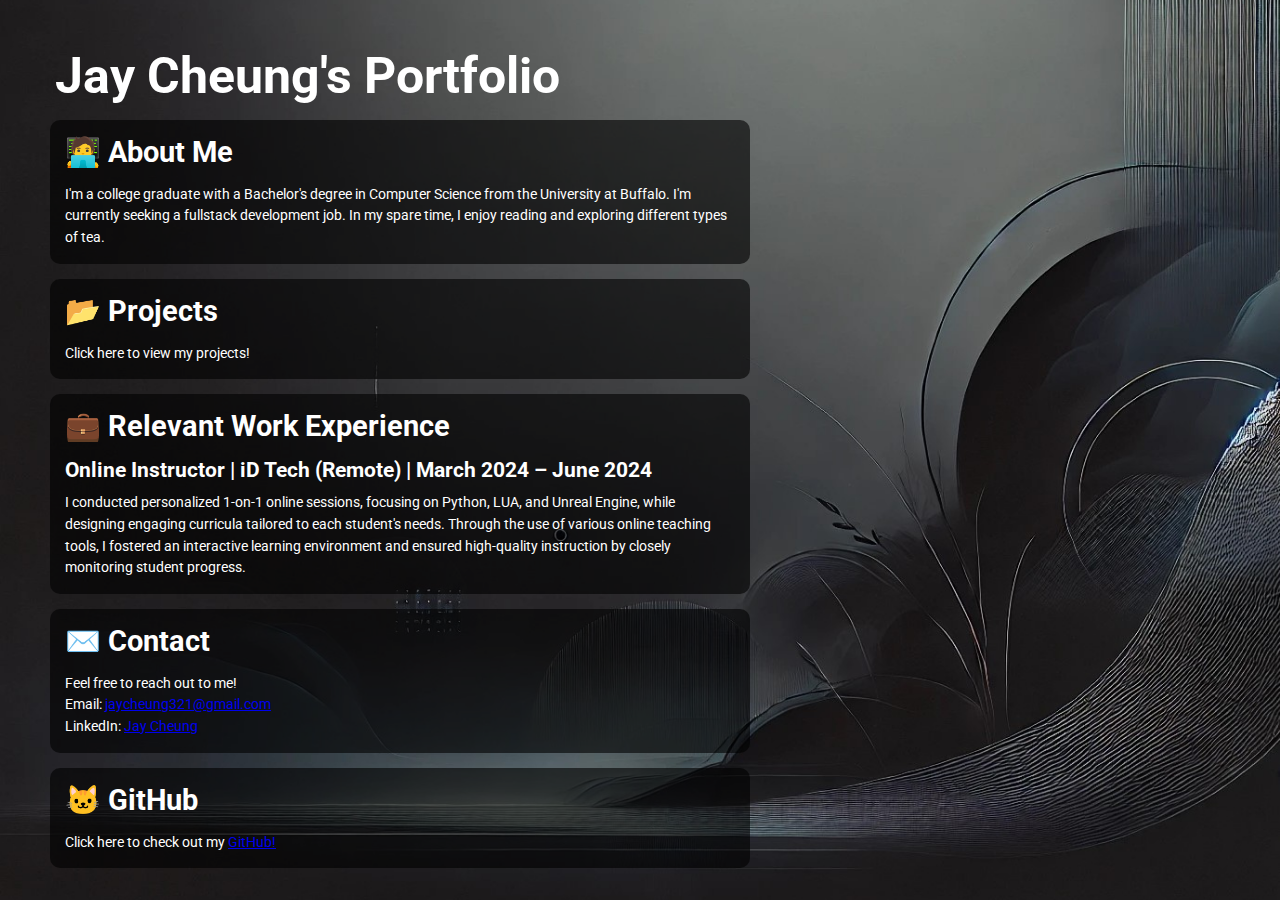
<file: index.html>
<!DOCTYPE html>
<html lang="en">
<head>
    <meta charset="UTF-8">
    <meta name="viewport" content="width=device-width, initial-scale=1.0">
    <title>Jay Cheung's Portfolio</title>
    <link rel="stylesheet" href="styles.css">
    <link href="https://fonts.googleapis.com/css2?family=Roboto:wght@400;500;700&display=swap" rel="stylesheet">
</head>
<body>
    <!-- Header Section -->
    <header id="landing">
        <h1>Jay Cheung's Portfolio</h1>
    </header>

    <!-- About Me Section -->
    <section id="about">
        <h1>🧑‍💻 About Me</h1>
        <p>I'm a college graduate with a Bachelor's degree in Computer Science from the University at Buffalo. I'm currently seeking a fullstack development job. In my spare time, I enjoy reading and exploring different types of tea.</p>
    </section>

    <!-- Projects Button Section -->
    <section id="projects-button">
        <h1>📂 Projects</h1>
        <p><a href="projects.html">Click here to view my projects!</a></p>
    </section>

    <!-- Work Experience Section -->
    <section id="workexperience">
        <h1>💼 Relevant Work Experience</h1>
        <h2>Online Instructor | iD Tech (Remote) | March 2024 – June 2024</h2>
        <p>I conducted personalized 1-on-1 online sessions, focusing on Python, LUA, and Unreal Engine, while designing engaging curricula tailored to each student's needs. Through the use of various online teaching tools, I fostered an interactive learning environment and ensured high-quality instruction by closely monitoring student progress.</p>
    </section>

    <!-- Contact Section -->
    <section id="contact">
        <h1>✉️ Contact</h1>
        <p>Feel free to reach out to me!</p>
        <p>Email: <a href="mailto:jaycheung321@gmail.com">jaycheung321@gmail.com</a></p>
        <p>LinkedIn: <a href="https://www.linkedin.com/in/jay-cheung-444802214/" target="_blank">Jay Cheung</a></p>
    </section>

    <!-- GitHub Section -->
    <section id="github">
        <h1>🐱 GitHub</h1>
        <p>Click here to check out my <a href="https://github.com/R-ecid" target="_blank">GitHub!</a></p>
    </section>

    <script>
        window.addEventListener('load', function() {
            document.body.classList.add('loaded');
        });
    </script>
</body>
</html>
</file>
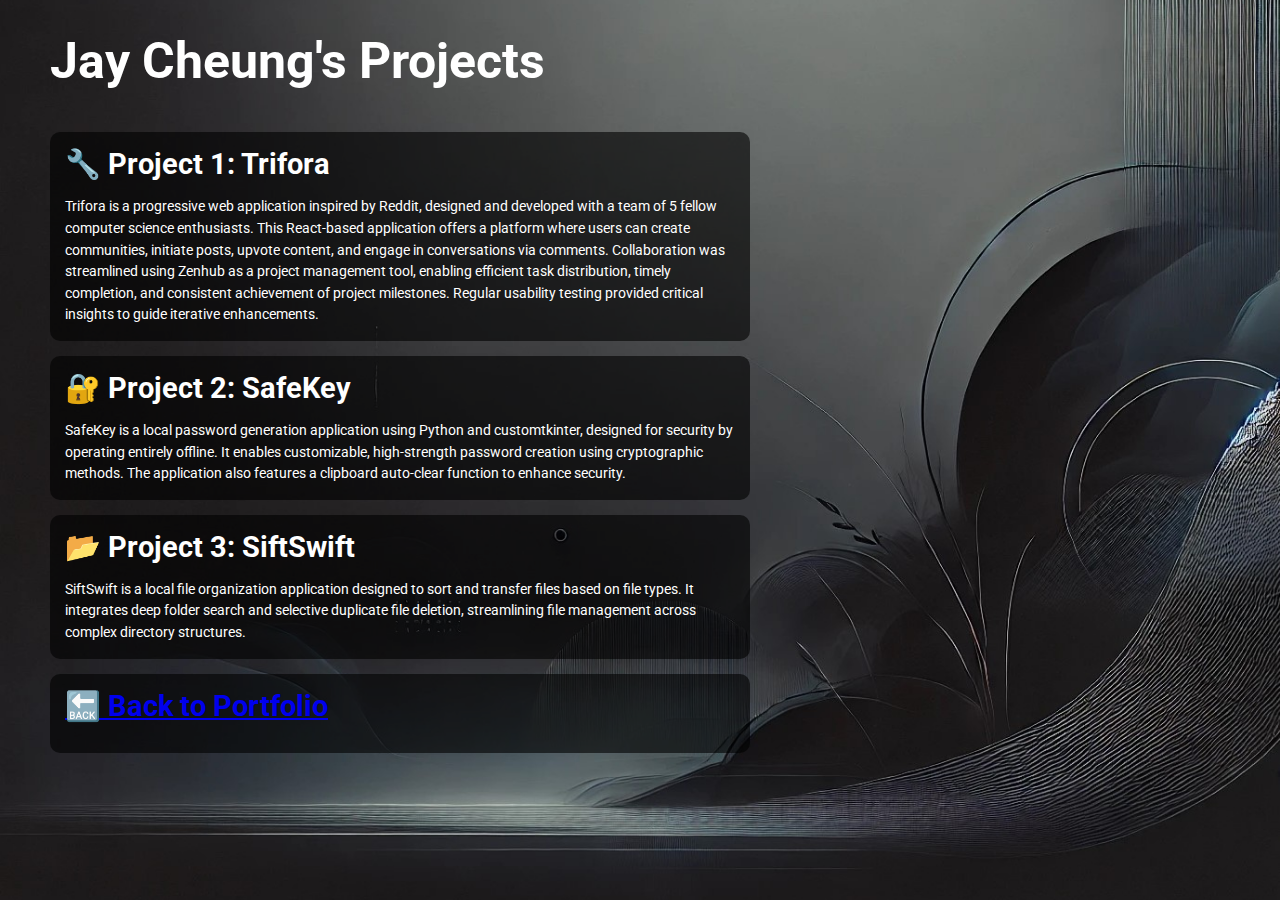
<file: projects.html>
<!DOCTYPE html>
<html lang="en">
<head>
    <meta charset="UTF-8">
    <meta name="viewport" content="width=device-width, initial-scale=1.0">
    <title>Jay Cheung's Projects</title>
    <link rel="stylesheet" href="styles.css">
    <link href="https://fonts.googleapis.com/css2?family=Roboto:wght@400;500;700&display=swap" rel="stylesheet">
</head>
<body>
    <!-- Header Section -->
    <header id="projects">
        <h1>Jay Cheung's Projects</h1>
    </header>

    <!-- Project 1 Section -->
    <section id="project-1">
        <h1>🔧 Project 1: Trifora</h1>
        <p>Trifora is a progressive web application inspired by Reddit, designed and developed with a team of 5 fellow computer science enthusiasts. This React-based application offers a platform where users can create communities, initiate posts, upvote content, and engage in conversations via comments. Collaboration was streamlined using Zenhub as a project management tool, enabling efficient task distribution, timely completion, and consistent achievement of project milestones. Regular usability testing provided critical insights to guide iterative enhancements.</p>
    </section>

    <!-- Project 2 Section -->
    <section id="project-2">
        <h1>🔐 Project 2: SafeKey</h1>
        <p>SafeKey is a local password generation application using Python and customtkinter, designed for security by operating entirely offline. It enables customizable, high-strength password creation using cryptographic methods. The application also features a clipboard auto-clear function to enhance security.</p>
    </section>

    <!-- Project 3 Section -->
    <section id="project-3">
        <h1>📂 Project 3: SiftSwift</h1>
        <p>SiftSwift is a local file organization application designed to sort and transfer files based on file types. It integrates deep folder search and selective duplicate file deletion, streamlining file management across complex directory structures.</p>
    </section>

    <!-- Back to Portfolio Button -->
    <section id="back-button">
        <h1><a href="index.html">🔙 Back to Portfolio</a></h1>
    </section>

    <script>
        window.addEventListener('load', function() {
            document.body.classList.add('loaded');
        });
    </script>
</body>
</html>
</file>
<file: styles.css>
* {
    margin: 0;
    padding: 0;
    box-sizing: border-box;
}

body {
    font-family: 'Roboto', sans-serif;
    display: flex;
    flex-direction: column;
    align-items: flex-start;
    justify-content: center;
    height: 100vh;
    color: #fff;
    background: url('images/background.jpg') no-repeat center center fixed;
    background-size: cover;
    padding-left: 50px;
}

h1 {
    font-size: 1.8rem;
    margin-bottom: 15px;
}

h2 {
    font-size: 1.3rem;
    margin-top: 15px;
    margin-bottom: 10px;
}

#projects h1 {
    font-size: 50px;
    margin-top: -100px;
    margin-left: 0px;
    opacity: 0;
    transform: translateX(-100px);
    transition: opacity 0.5s ease, transform 0.5s ease;
}

body.loaded #projects h1 {
    opacity: 1;
    transform: translateX(0);
}

/* Header Section: Jay Cheung's Portfolio */
#landing h1 {
    font-size: 50px;
    margin-top: 30px;
    margin-left: 5px;
    opacity: 0;
    transform: translateX(-100px);
    transition: opacity 0.5s ease, transform 0.5s ease;
}

body.loaded #landing h1 {
    opacity: 1;
    transform: translateX(0);
}

/* General Section Styles */
section {
    padding: 15px;
    margin-bottom: 15px;
    background: rgba(0, 0, 0, 0.6);
    border-radius: 10px;
    width: 100%; /* Full width for consistent size */
    max-width: 700px; /* Ensure all sections have the same max width */
    opacity: 0;
    transform: translateY(20px);
    transition: opacity 0.5s ease, transform 0.5s ease;
}

body.loaded section:nth-of-type(1) {
    opacity: 1;
    transform: translateY(0);
    transition-delay: 0.25s;
}

body.loaded section:nth-of-type(2) {
    opacity: 1;
    transform: translateY(0);
    transition-delay: 0.5s;
}

body.loaded section:nth-of-type(3) {
    opacity: 1;
    transform: translateY(0);
    transition-delay: 0.75s;
}

body.loaded section:nth-of-type(4) {
    opacity: 1;
    transform: translateY(0);
    transition-delay: 1.0s;
}

body.loaded section:nth-of-type(5) {
    opacity: 1;
    transform: translateY(0);
    transition-delay: 1.25s;
}

section p {
    line-height: 1.5;
    font-size: 0.9rem;
}

/* Projects Button Section */
#projects-button {
    cursor: pointer;
}

#projects-button a {
    color: #fff;
    text-decoration: none;
    display: block;
    padding: 0px;
    width: 100%; /* Make sure the link takes up full section width */
}

#projects-button:hover {
    background: rgba(255, 255, 255, 0.2);
    transition: background 0.3s ease;
}

/* Work Experience Section */
#workexperience ul {
    list-style-type: none;
    padding-left: 0;
}

#workexperience ul li {
    margin-bottom: 8px;
}

/* Responsive Design */
@media (max-width: 768px) {
    section {
        padding: 10px;
        max-width: 100%;
    }

    h1 {
        font-size: 1.5rem;
    }

    h2 {
        font-size: 1.2rem;
    }
}
</file>
